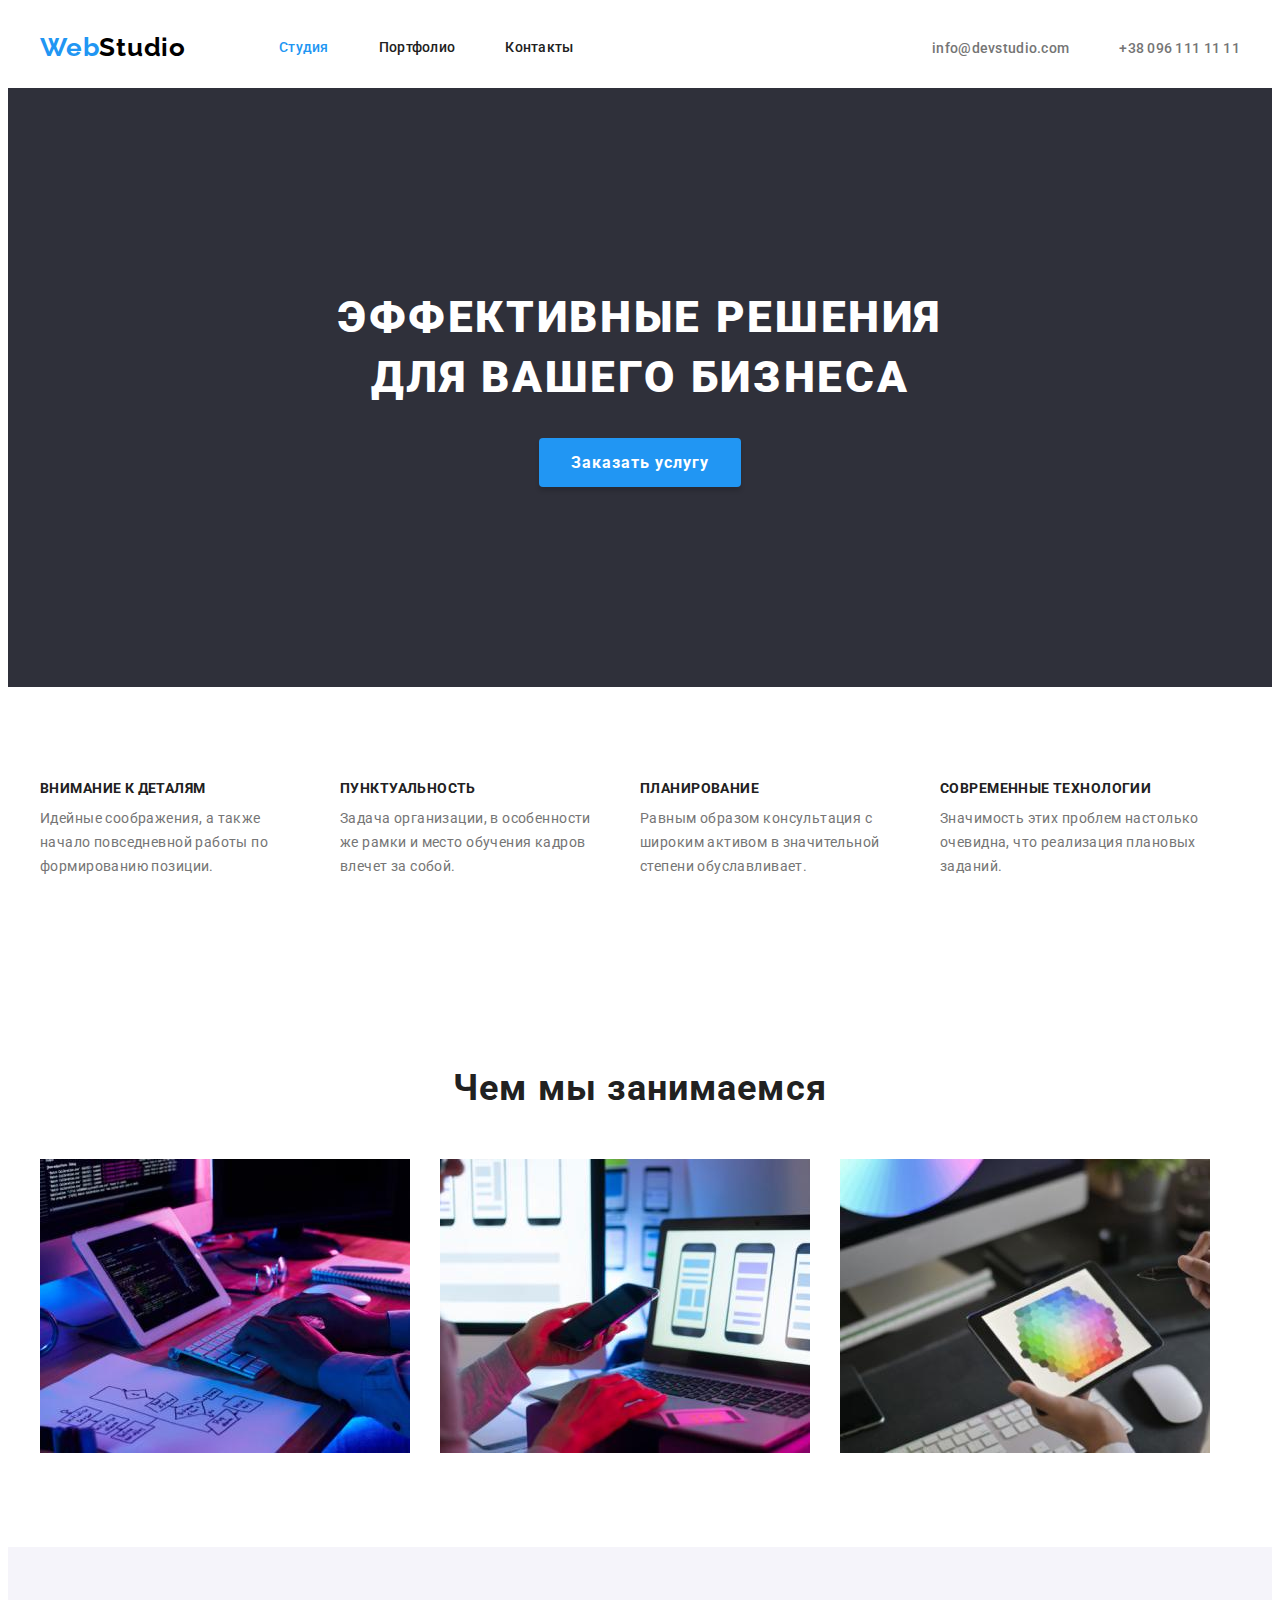
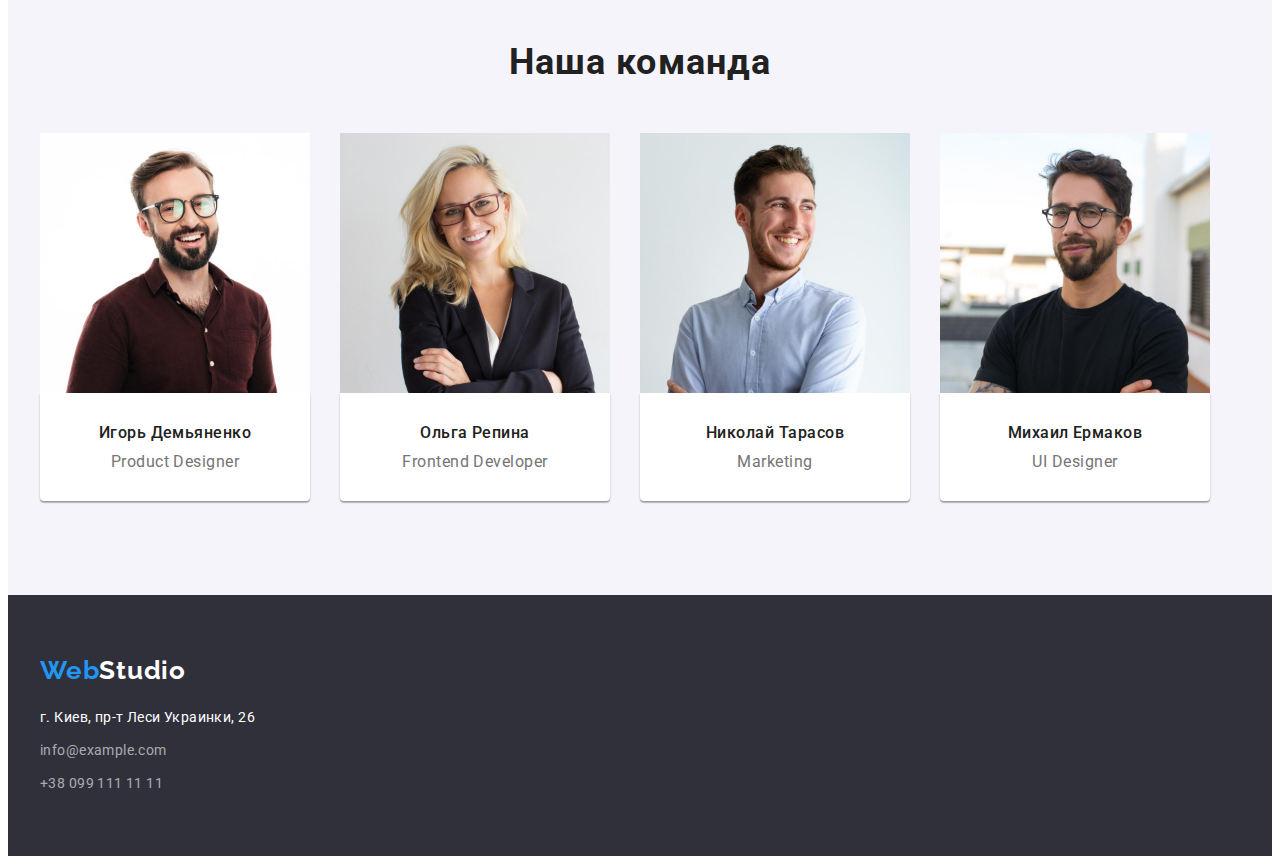
<file: index.html>
<!DOCTYPE html>
<html lang="ru">
  <head>
    <meta charset="UTF-8" />
    <meta http-equiv="X-UA-Compatible" content="IE=edge" />
    <meta name="viewport" content="width=device-width, initial-scale=1.0" />
    <title lang="en">WebStudio</title>
    <link rel="preconnect" href="https://fonts.googleapis.com" />
    <link rel="preconnect" href="https://fonts.gstatic.com" crossorigin />
    <link href="https://fonts.googleapis.com/css2?family=Raleway:wght@700&family=Roboto:wght@400;500;700;900&display=swap" rel="stylesheet"/>
    <link rel="stylesheet" href="https://cdnjs.cloudflare.com/ajax/libs/modern-normalize/1.1.0/modern-normalize.min.css" integrity="sha512-wpPYUAdjBVSE4KJnH1VR1HeZfpl1ub8YT/NKx4PuQ5NmX2tKuGu6U/JRp5y+Y8XG2tV+wKQpNHVUX03MfMFn9Q==" crossorigin="anonymous" referrerpolicy="no-referrer"/>
    <link rel="stylesheet" href="./css/styles.css" />
  </head>
  <body>
    <header>
      <div class="container header-container">
        <nav class="header-nav">
          <a class="logo header-logo link" href="#" lang="en"><span class="logo-first link">Web</span><span class="logo-second link">Studio</span></a>
          <ul class="list menu-list">
            <li class="menu-item"><a class="menu-link link current" href="#">Студия</a></li>
            <li class="menu-item">
              <a class="menu-link link" href="./portfolio.html">Портфолио</a>
            </li>
            <li class="menu-item"><a class="menu-link link" href="#">Контакты</a></li>
          </ul>
        </nav>
        <ul class="list adress-list">
          <li class="adress-item">
            <a class="adress-link link" href="mailto:info@devstudio.com">info@devstudio.com</a>
          </li>
          <li class="adress-item">
            <a class="adress-link link" href="tel:+380961111111">+38 096 111 11 11</a>
          </li>
        </ul>
      </div>
    </header>
    <main>
      <section class="hero">
        <div class="container">
          <h1 class="hero-main">Эффективные решения<br />для вашего бизнеса</h1>
          <button class="button btn-bold" type="button">Заказать услугу</button>
        </div>
      </section>
      <section class="section">
        <div class="container">
          <h2 class="visually-hidden">Наши принцыпы</h2>
          <ul class="list advantage">
            <li class="advantage-item">
              <h3 class="advantage-title link">Внимание к деталям</h3>
              <p class="advantage-text link">
                Идейные соображения, а также начало повседневной работы по формированию позиции.
              </p>
            </li>
            <li class="advantage-item">
              <h3 class="advantage-title link">Пунктуальность</h3>
              <p class="advantage-text link">
                Задача организации, в особенности же рамки и место обучения кадров влечет за собой.
              </p>
            </li>
            <li class="advantage-item">
              <h3 class="advantage-title link">Планирование</h3>
              <p class="advantage-text link">
                Равным образом консультация с широким активом в значительной степени обуславливает.
              </p>
            </li>
            <li class="advantage-item">
              <h3 class="advantage-title link">Современные технологии</h3>
              <p class="advantage-text link">
                Значимость этих проблем настолько очевидна, что реализация плановых заданий.
              </p>
            </li>
          </ul>
        </div>
      </section>
      <section class="section works-section">
        <div class="container">
          <h2 class="works-title">Чем мы занимаемся</h2>
          <ul class="list works-list">
            <li class="works-item">
              <img src="./images/img1.jpg" alt="Работа на клавиатуре" width="370" height="294"/>
            </li>
            <li class="works-item">
              <img src="./images/img2.jpg" alt="Монитор" width="370" height="294"/>
            </li>
            <li class="works-item">
              <img src="./images/img3.jpg" alt="Планшет" width="370" height="294"/>
            </li>
          </ul>
        </div>
      </section>
      <section class="section team-section">
        <div class="container">
          <h2 class="works-title">Наша команда</h2>
          <ul class="list team-list">
            <li class="team-item">
              <img src="./images/ИгорьДемьяненко.jpg" alt="Игорь Демьяненко" width="270" height="260"/>
              <div class="team-item-container">
                <h3 class="team-name">Игорь Демьяненко</h3>
                <p class="team-position" lang="en">Product Designer</p>
              </div>
            </li>
            <li class="team-item">
              <img src="./images/ОльгаРепина.jpg" alt="Ольга Репина" width="270" height="260"/>
              <div class="team-item-container">
                <h3 class="team-name">Ольга Репина</h3>
                <p class="team-position" lang="en">Frontend Developer</p>
              </div>
            </li>
            <li class="team-item">
              <img src="./images/НиколайТарасов.jpg" alt="Николай Тарасов" width="270" height="260"/>
              <div class="team-item-container">
                <h3 class="team-name">Николай Тарасов</h3>
                <p class="team-position" lang="en">Marketing</p>
              </div>
            </li>
            <li class="team-item">
              <img src="./images/МихаилЕрмаков.jpg" alt="Михаил Ермаков" width="270" height="260" />
              <div class="team-item-container">
                <h3 class="team-name">Михаил Ермаков</h3>
                <p class="team-position" lang="en">UI Designer</p>
              </div>
            </li>
          </ul>
        </div>
      </section>
    </main>
    <footer class="footer-hero">
      <div class="container footer-container">
        <a class="logo footer-logo" href="./index.html" lang="en"><span class="logo-first">Web</span><span class="logo-third">Studio</span></a>
        <address class="address">
          <ul class="footer-adress list">
            <li class="footer-item">
              <a class="footer-address-link link" href="https://goo.gl/maps/7NXjb8yNVrLGPsfN6" target="_blank" rel="noopener noreferrer">г. Киев, пр-т Леси Украинки, 26</a>
            </li>
            <li class="footer-item">
              <a class="footer-address-list link" href="mailto:info@example.com">info@example.com</a>
            </li>
            <li class="footer-item">
              <a class="footer-address-list link" href="tel:+380991111111">+38 099 111 11 11</a>
            </li>
          </ul>
        </address>
      </div>
    </footer>
  </body>
</html>
</file>
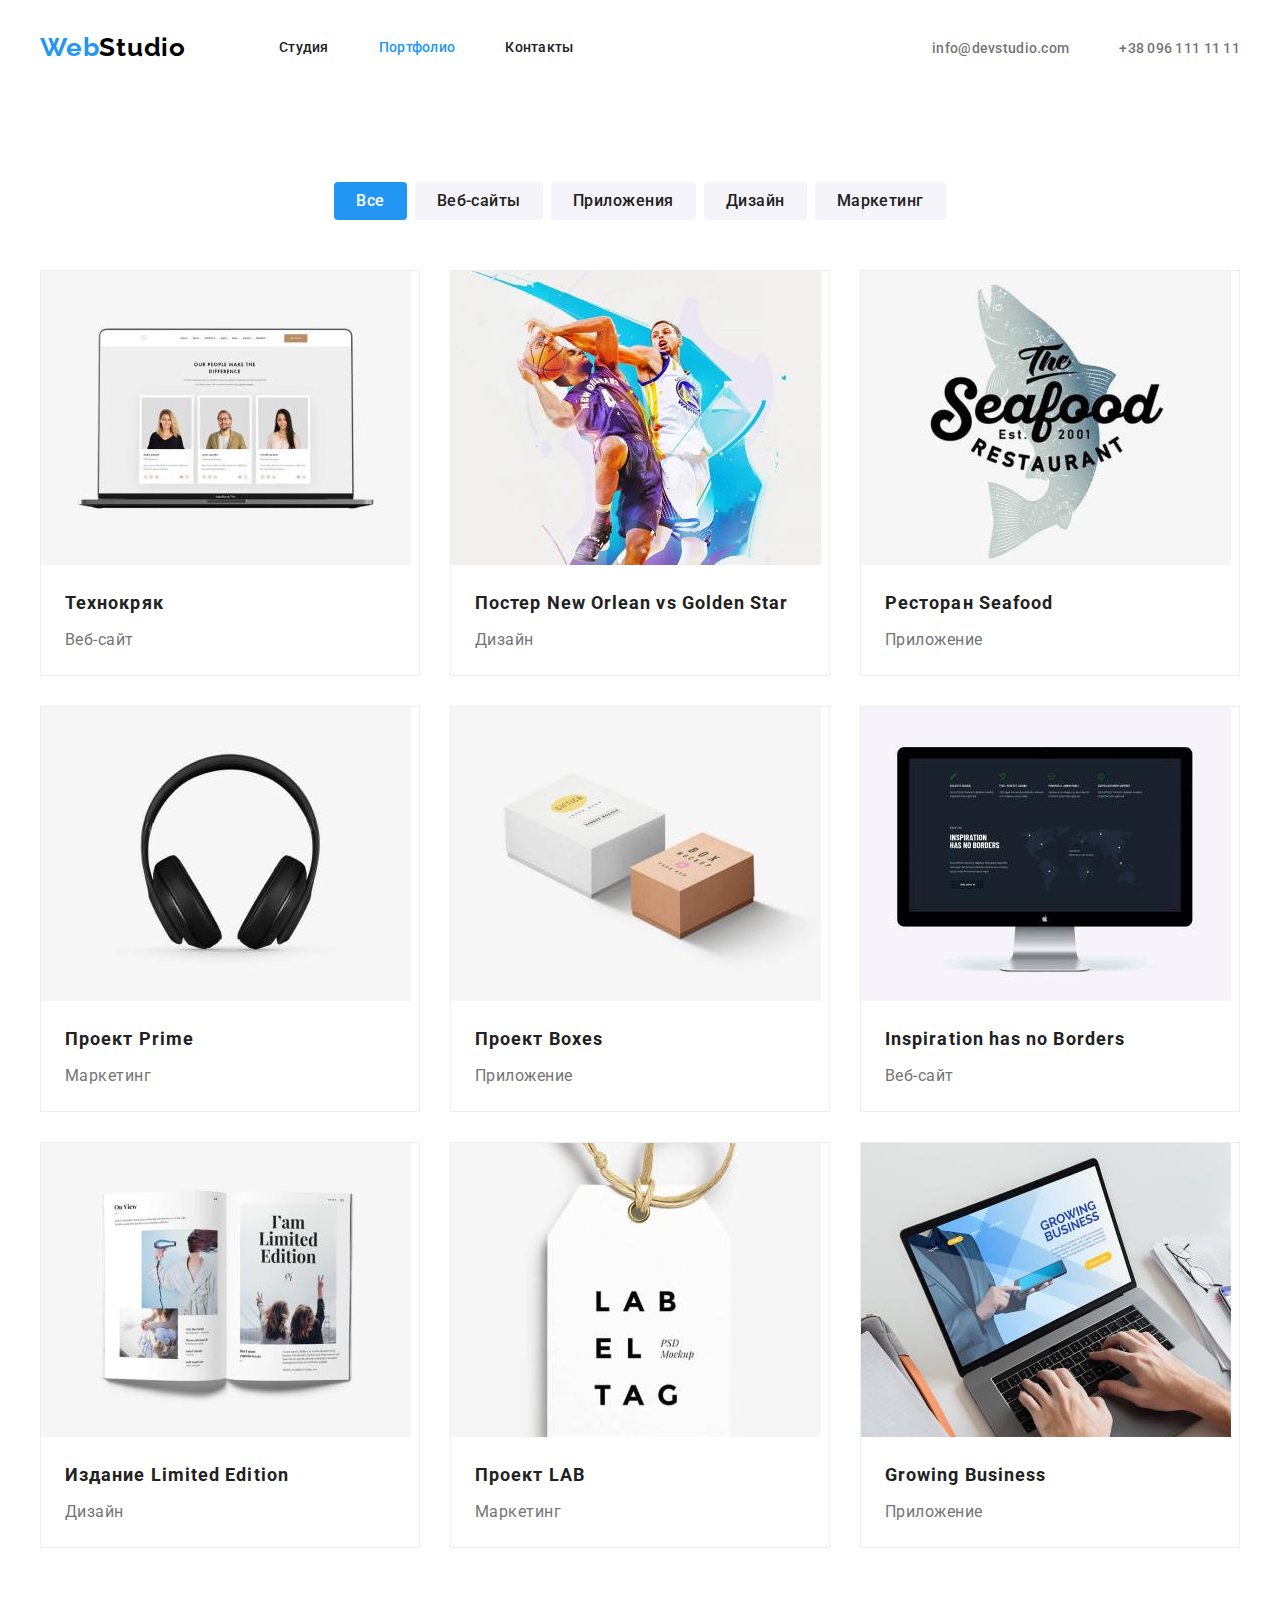
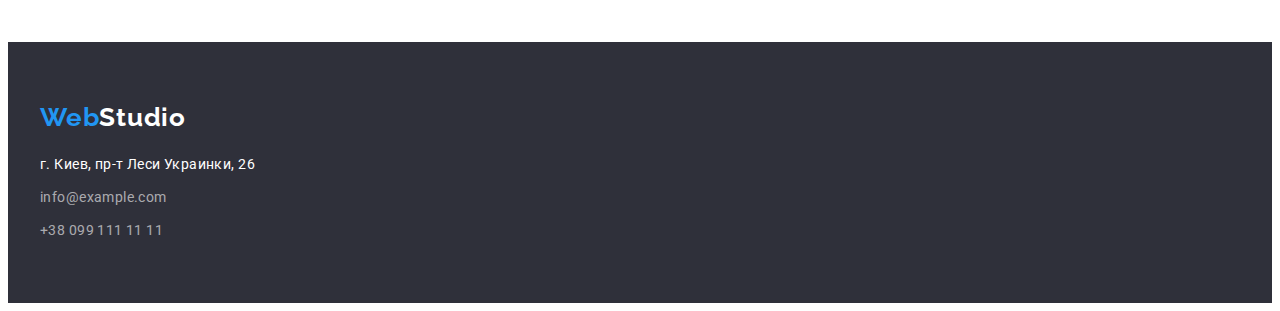
<file: portfolio.html>
<!DOCTYPE html>
<html lang="ru">
  <head>
    <meta charset="UTF-8" />
    <meta http-equiv="X-UA-Compatible" content="IE=edge" />
    <meta name="viewport" content="width=device-width, initial-scale=1.0" />
    <title lang="en">Portfolio</title>
    <link rel="preconnect" href="https://fonts.googleapis.com" />
    <link rel="preconnect" href="https://fonts.gstatic.com" crossorigin />
    <link href="https://fonts.googleapis.com/css2?family=Raleway:wght@700&family=Roboto:wght@400;500;700&display=swap" rel="stylesheet"/>
    <link rel="stylesheet" href="https://cdnjs.cloudflare.com/ajax/libs/modern-normalize/1.1.0/modern-normalize.min.css" integrity="sha512-wpPYUAdjBVSE4KJnH1VR1HeZfpl1ub8YT/NKx4PuQ5NmX2tKuGu6U/JRp5y+Y8XG2tV+wKQpNHVUX03MfMFn9Q==" crossorigin="anonymous" referrerpolicy="no-referrer"/>
    <link rel="stylesheet" href="./css/styles.css" />
  </head>
  <body>
    <header>
      <div class="container header-container">
        <nav class="header-nav">
          <a class="logo header-logo link" href="#" lang="en"
            ><span class="logo-first link">Web</span><span class="logo-second link">Studio</span></a>
          <ul class="list menu-list">
            <li class="menu-item"><a class="menu-link link" href="./index.html">Студия</a></li>
            <li class="menu-item">
              <a class="menu-link link current" href="/">Портфолио</a>
            </li>
            <li class="menu-item"><a class="menu-link link" href="#">Контакты</a></li>
          </ul>
        </nav>
        <ul class="list adress-list">
          <li class="adress-item">
            <a class="adress-link link" href="mailto:info@devstudio.com">info@devstudio.com</a>
          </li>
          <li class="adress-item">
            <a class="adress-link link" href="tel:+380961111111">+38 096 111 11 11</a>
          </li>
        </ul>
      </div>
    </header>
    <main>
      <section class="section">
        <div class="container">
          <h1 class="visually-hidden" lang="en">filters</h1>
          <ul class="list filter-list">
            <li class="filter-item">
              <button class="button filter-button current" type="button">Все</button>
            </li>
            <li class="filter-item">
              <button class="button filter-button" type="button">Веб-сайты</button>
            </li>
            <li class="filter-item">
              <button class="button filter-button" type="button">Приложения</button>
            </li>
            <li class="filter-item">
              <button class="button filter-button" type="button">Дизайн</button>
            </li>
            <li class="filter-item">
              <button class="button filter-button" type="button">Маркетинг</button>
            </li>
          </ul>
          <ul class="list project-list">
            <li class="projects-item">
              <a class="link" href="#">
                <img src="./images/employees.jpg" alt="Технокряк" width="370" height="294" />
                <div class="projects-container">
                  <h2 class="projects-title">Технокряк</h2>
                  <p class="project-text">Веб-сайт</p>
                </div>
              </a>
            </li>
            <li class="projects-item">
              <a class="link" href="#">
                <img src="./images/New_Orlean_vs_Golden_Star.jpg" alt="Постер New Orlean vs Golden Star" width="370" height="294"/>
                <div class="projects-container">
                  <h2 class="projects-title">Постер New Orlean vs Golden Star</h2>
                  <p class="project-text">Дизайн</p>
                </div>
              </a>
            </li>
            <li class="projects-item">
              <a class="link" href="#">
                <img src="./images/Seafood.jpg" alt="Ресторан Seafood" width="370" height="294" />
                <div class="projects-container">
                  <h2 class="projects-title">Ресторан Seafood</h2>
                  <p class="project-text">Приложение</p>
                </div>
              </a>
            </li>
            <li class="projects-item">
              <a class="link" href="#">
                <img src="./images/Prime.jpg" alt="Проект Prime" width="370" height="294" />
                <div class="projects-container">
                  <h2 class="projects-title">Проект Prime</h2>
                  <p class="project-text">Маркетинг</p>
                </div>
              </a>
            </li>
            <li class="projects-item">
              <a class="link" href="#">
                <img src="./images/Boxes.jpg" alt="Проект Boxes" width="370" height="294" />
                <div class="projects-container">
                  <h2 class="projects-title">Проект Boxes</h2>
                  <p class="project-text">Приложение</p>
                </div>
              </a>
            </li>
            <li class="projects-item">
              <a class="link" href="#">
                <img src="./images/Inspiration.jpg" alt="Inspiration has no Borders" width="370" height="294"/>
                <div class="projects-container">
                  <h2 class="projects-title" lang="en">Inspiration has no Borders</h2>
                  <p class="project-text">Веб-сайт</p>
                </div>
              </a>
            </li>
            <li class="projects-item">
              <a class="link" href="#">
                <img src="./images/Limited_Edition.jpg" alt="Издание Limited Edition" width="370" height="294"/>
                <div class="projects-container">
                  <h2 class="projects-title">Издание Limited Edition</h2>
                  <p class="project-text">Дизайн</p>
                </div>
              </a>
            </li>
            <li class="projects-item">
              <a class="link" href="#">
                <img src="./images/LAB.jpg" alt="Проект LAB" width="370" height="294" />
                <div class="projects-container">
                  <h2 class="projects-title">Проект LAB</h2>
                  <p class="project-text">Маркетинг</p>
                </div>
              </a>
            </li>
            <li class="projects-item">
              <a class="link" href="#">
                <img src="./images/Growing_Business.jpg" alt="Growing Business" width="370" height="294"/>
                <div class="projects-container">
                  <h2 class="projects-title" lang="en">Growing Business</h2>
                  <p class="project-text">Приложение</p>
              </div>
              </a>
            </li>
          </ul>
        </div>
      </section>
    </main>
    <footer class="footer-hero">
      <div class="container footer-container">
        <a class="logo footer-logo" href="./index.html" lang="en"><span class="logo-first">Web</span><span class="logo-third">Studio</span></a>
        <address class="address">
          <ul class="footer-adress list">
            <li class="footer-item">
              <a class="footer-address-link link" href="https://goo.gl/maps/7NXjb8yNVrLGPsfN6" target="_blank" rel="noopener noreferrer" >г. Киев, пр-т Леси Украинки, 26</a>
            </li>
            <li class="footer-item">
              <a class="footer-address-list link" href="mailto:info@example.com">info@example.com</a>
            </li>
            <li class="footer-item">
              <a class="footer-address-list link" href="tel:+380991111111">+38 099 111 11 11</a>
            </li>
          </ul>
        </address>
      </div>
    </footer>
  </body>
</html>
</file>
<file: css/styles.css>
:root {
  --white-color: #ffffff;
  --header-title-color: #212121;
  --primary-text-color: #757575;
  --second-text-color: rgba(255, 255, 255, 0.6);
  --accent-color: #2196f3;
  --focus-hover-color: #188ce8;
  --first-accent-color: #000000;
  --about-us-color: #f5f4fa;
  --background-hero-footer-color: #2f303a;
}

p,
h1,
h2,
h3,
h4,
h5,
h6 {
  margin: 0;
}

ul {
  margin: 0;
  padding: 0;
}

button {
  cursor: pointer;
}

img {
  max-width: 100%;
  height: auto;
  display: block;
}

body {
  font-family: 'Roboto', sans-serif;
}

.container {
  width: 1200px;
  padding-left: 15px;
  padding-right: 15px;
  margin-left: auto;
  margin-right: auto;
}

.list {
  list-style: none;
}

a {
  text-decoration: none;
}

.btn-bold {
  font-family: inherit;
  font-weight: 700;
  font-size: 16px;
  line-height: 1.86;
  background-color: var(--accent-color);
  align-items: center;
  text-align: center;
  letter-spacing: 0.06em;
  color: var(--white-color);
  box-shadow: 0px 4px 4px rgba(0, 0, 0, 0.15);
  border-radius: 4px;
  border: none;
  padding: 10px 32px;
  margin-top: 30px;
}

.btn-bold:hover,
.btn-bold:focus {
  color: var(--white-color);
  background-color: var(--focus-hover-color);
}

.filter-button {
  font-family: inherit;
  font-weight: 500;
  font-size: 16px;
  line-height: 1.63;
  text-align: center;
  letter-spacing: 0.03em;
  color: var(--header-title-color);
  cursor: pointer;
  background-color: var(--about-us-color);
  border-radius: 4px;
  border: none;
  padding: 6px 22px;
}

.filter-button:hover,
.filter-button:focus {
  color: var(--white-color);
  background-color: var(--accent-color);
}

/* ----------------------heder------------------- */
.header-container {
  display: flex;
  align-items: center;
  border-bottom: 1px;
}

.header-nav {
  display: flex;
  align-items: center;
}

.header-logo {
  margin-right: 93px;
  padding-top: 24px;
  padding-bottom: 25px;
}

.logo {
  font-family: Raleway, sans-serif;
  font-weight: 700;
  font-size: 26px;
  line-height: 1.19;
  letter-spacing: 0.03em;
}

.logo-first {
  color: var(--accent-color);
}

.logo-second {
  color: var(--first-accent-color);
}

.menu-item {
  display: flex;
}

.menu-item:not(:last-child) {
  margin-right: 50px;
}

.menu-link.current {
  color: var(--accent-color);
}

.menu-list {
  display: flex;
}

.menu-link {
  font-weight: 500;
  font-size: 14px;
  line-height: 1.14;
  letter-spacing: 0.02em;
  color: var(--header-title-color);
}

.adress-link {
  font-weight: 500;
  font-size: 14px;
  line-height: 1.14;
  letter-spacing: 0.02em;
  color: var(--primary-text-color);
}

.adress-item:not(:first-child) {
  margin-left: 50px;
}

.adress-link:focus,
.adress-link:hover {
  color: var(--accent-color);
}

.adress-list {
  display: flex;
  margin-left: auto;
}
.menu-link:hover,
.menu-link:focus {
  color: var(--accent-color);
}

/*---------------------hero-----------------------*/
.hero {
  background-color: var(--background-hero-footer-color);
  padding-top: 200px;
  padding-bottom: 200px;
  text-align: center;
}

.hero-main {
  font-weight: 900;
  font-size: 44px;
  line-height: 1.36;
  letter-spacing: 0.06em;
  text-transform: uppercase;
  color: var(--white-color);
  text-align: center;
  letter-spacing: 0.06em;
  text-transform: uppercase;
}

.section {
  padding-top: 94px;
  padding-bottom: 94px;
}

.visually-hidden {
  position: absolute;
  clip: rect(0 0 0 0);
  width: 1px;
  height: 1px;
  margin: -1px;
}

.advantage {
  display: flex;
}
.advantage-item {
  width: 270px;
}

.advantage-item:not(:last-child) {
  margin-right: 30px;
}

.advantage-title {
  font-weight: 700;
  font-size: 14px;
  line-height: 1.14;
  letter-spacing: 0.03em;
  text-transform: uppercase;
  color: var(--header-title-color);
  margin-bottom: 10px;
}

.advantage-text {
  font-size: 14px;
  line-height: 1.71;
  letter-spacing: 0.03em;
  color: var(--primary-text-color);
}

.works-section {
  padding-top: 0;
}

.team-section {
  background-color: var(--about-us-color);
}

.works-title {
  font-weight: 700;
  font-size: 36px;
  line-height: 1.17;
  text-align: center;
  letter-spacing: 0.03em;
  color: var(--header-title-color);
  margin-bottom: 50px;
}

.works-list {
  display: flex;
}

.works-item:not(:last-child) {
  margin-right: 30px;
}

.team-list {
  display: flex;
}

.team-item-container {
  background-color: var(--white-color);
  box-shadow: 0px 1px 3px rgba(0, 0, 0, 0.12), 0px 1px 1px rgba(0, 0, 0, 0.14),
    0px 2px 1px rgba(0, 0, 0, 0.2);
  border-radius: 0px 0px 4px 4px;
  padding-top: 30px;
  padding-bottom: 30px;
}
.team-item:not(:last-child) {
  margin-right: 30px;
}
.team-name {
  font-weight: 500;
  font-size: 16px;
  line-height: 1.19;
  text-align: center;
  letter-spacing: 0.03em;
  color: var(--header-title-color);
}

.team-position {
  font-size: 16px;
  line-height: 1.19;
  text-align: center;
  letter-spacing: 0.03em;
  color: var(--primary-text-color);
  margin-top: 10px;
}

/*-------------------projects------------------*/
.section {
  padding-top: 94px;
  padding-bottom: 94px;
}

.filter-button.current {
  color: var(--white-color);
  background-color: var(--accent-color);
}

.filter-list {
  margin-bottom: 50px;
  display: flex;
  justify-content: center;
}

.filter-item:not(:last-child) {
  margin-right: 8px;
}

.project-list {
  display: flex;
  flex-wrap: wrap;
  margin-left: -30px;
  margin-bottom: -30px;
}

.projects-item {
  background: var(--white-color);
  border: 1px solid #eeeeee;
  box-sizing: border-box;
  width: 370px;
}

.projects-item {
  flex-basis: calc(100% / 3 - 30px);
  margin-left: 30px;
  margin-bottom: 30px;
}

.projects-container {
  padding-top: 20px;
  padding-left: 24px;
  padding-right: 24px;
  padding-bottom: 20px;
}

.projects-title {
  font-weight: 700;
  font-size: 18px;
  line-height: 2;
  letter-spacing: 0.06em;
  color: var(--header-title-color);
}

.project-text {
  font-size: 16px;
  line-height: 1.88;
  letter-spacing: 0.03em;
  color: var(--primary-text-color);
  margin-top: 4px;
}
/*------------------footer------------------*/

.footer-hero {
  padding-top: 60px;
  padding-bottom: 60px;
  background-color: var(--background-hero-footer-color);
}

.footer-logo {
  display: block;
  margin-bottom: 20px;
}

.footer-address-link {
  font-style: normal;
  font-size: 14px;
  line-height: 1.71;
  letter-spacing: 0.03em;
  color: var(--white-color);
}

.footer-item:not(:last-child) {
  margin-bottom: 9px;
}

.footer-address-list {
  font-style: normal;
  font-size: 14px;
  line-height: 1.71;
  letter-spacing: 0.03em;
  color: var(--second-text-color);
}

.logo-third {
  font-family: Raleway;
  font-style: normal;
  font-weight: 700;
  font-size: 26px;
  line-height: 1.19;
  letter-spacing: 0.03em;
  color: var(--white-color);
}
</file>
